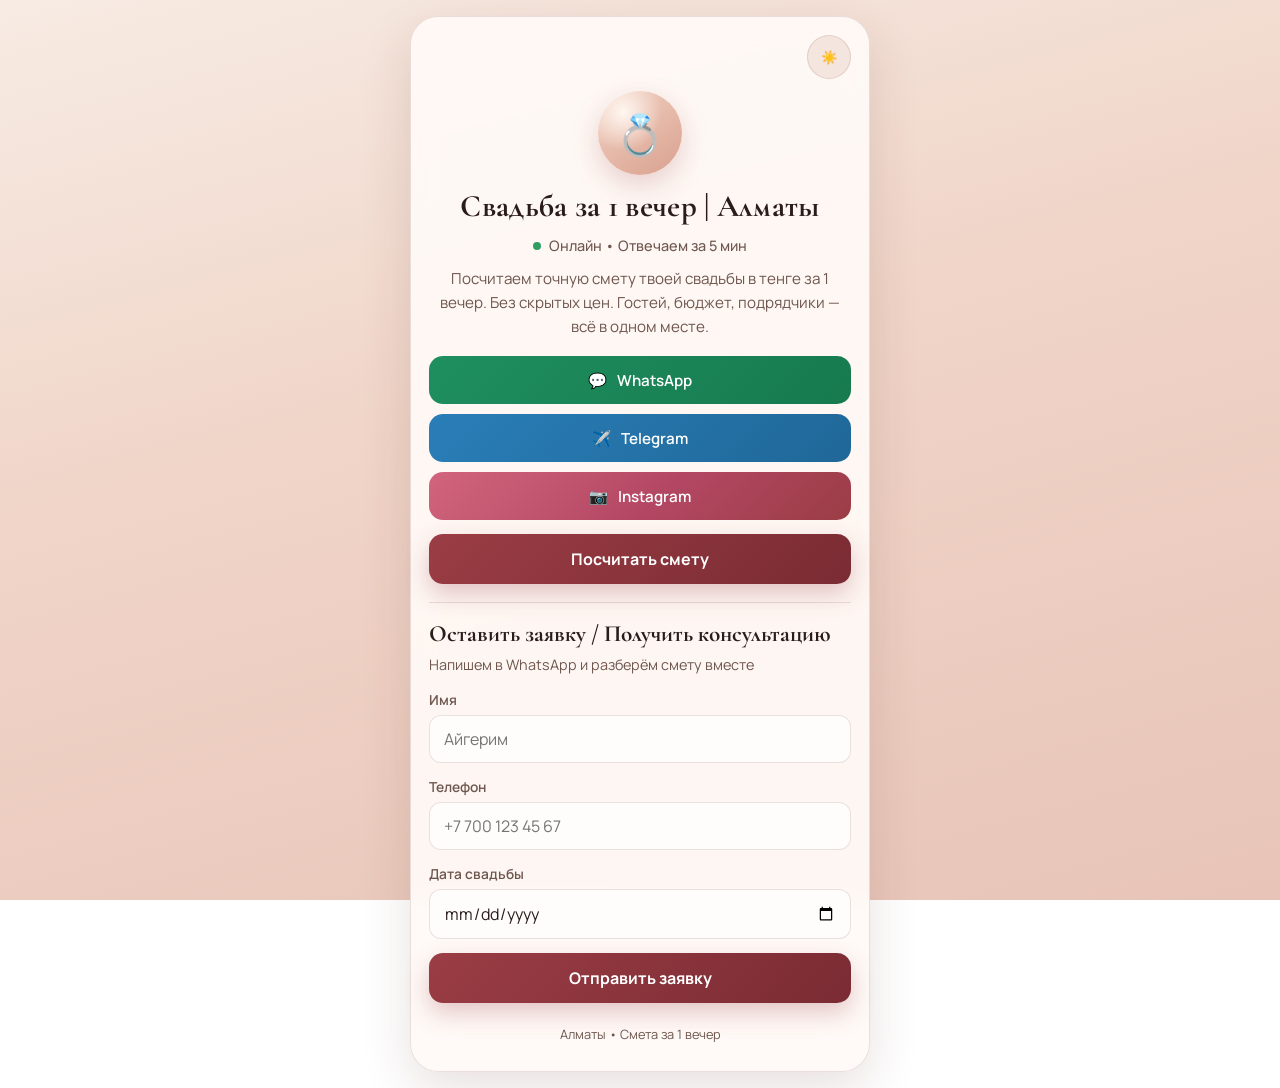
<file: index.html>
<!DOCTYPE html>
<html lang="ru">
<head>
  <meta charset="UTF-8" />
  <meta name="viewport" content="width=device-width, initial-scale=1.0" />
  <title>Свадьба за 1 вечер | Алматы</title>
  <link rel="preconnect" href="https://fonts.googleapis.com" />
  <link rel="preconnect" href="https://fonts.gstatic.com" crossorigin />
  <link href="https://fonts.googleapis.com/css2?family=Cormorant+Garamond:wght@500;600;700&family=Manrope:wght@400;500;600;700&display=swap" rel="stylesheet" />
  <link rel="stylesheet" href="style.css" />
</head>
<body>
  <div class="page">
    <div class="mobile-card" id="app">
      <header class="top-bar">
        <button
          type="button"
          class="theme-toggle"
          id="themeToggle"
          aria-label="Переключить тему"
          title="Светлая / тёмная тема"
        >
          <span class="theme-toggle__icon theme-toggle__icon--sun" aria-hidden="true">☀️</span>
          <span class="theme-toggle__icon theme-toggle__icon--moon" aria-hidden="true">🌙</span>
        </button>
      </header>

      <section class="profile" aria-label="Профиль">
        <div class="profile__avatar" aria-hidden="true">💍</div>
        <h1 class="profile__name">Свадьба за 1 вечер | Алматы</h1>
        <p class="profile__status">
          <span class="status-dot" aria-hidden="true"></span>
          Онлайн • Отвечаем за 5 мин
        </p>
        <p class="profile__bio">
          Посчитаем точную смету твоей свадьбы в тенге за 1 вечер.
          Без скрытых цен. Гостей, бюджет, подрядчики — всё в одном месте.
        </p>
      </section>

      <section class="socials" aria-label="Связаться">
        <a
          class="social-btn social-btn--whatsapp"
          href="https://wa.me/77001234567"
          target="_blank"
          rel="noopener noreferrer"
        >
          <span class="social-btn__icon" aria-hidden="true">💬</span>
          WhatsApp
        </a>
        <a
          class="social-btn social-btn--telegram"
          href="https://t.me/svadba_almaty"
          target="_blank"
          rel="noopener noreferrer"
        >
          <span class="social-btn__icon" aria-hidden="true">✈️</span>
          Telegram
        </a>
        <a
          class="social-btn social-btn--instagram"
          href="https://instagram.com/svadba_almaty"
          target="_blank"
          rel="noopener noreferrer"
        >
          <span class="social-btn__icon" aria-hidden="true">📷</span>
          Instagram
        </a>
      </section>

      <section class="cta-block">
        <button type="button" class="btn btn--primary" id="openCalculator">
          Посчитать смету
        </button>
      </section>

      <section class="calculator" id="calculator" hidden>
        <div class="section-head">
          <h2>Калькулятор сметы</h2>
          <p>Укажи гостей и бюджет — покажем ориентир в тенге</p>
        </div>

        <div class="field">
          <label for="guests">Количество гостей</label>
          <input
            type="number"
            id="guests"
            name="guests"
            min="10"
            max="500"
            step="1"
            value="50"
            inputmode="numeric"
          />
          <input
            type="range"
            id="guestsRange"
            min="10"
            max="300"
            step="5"
            value="50"
            aria-label="Гости ползунком"
          />
        </div>

        <div class="field">
          <label for="budget">Бюджет (тенге)</label>
          <input
            type="number"
            id="budget"
            name="budget"
            min="500000"
            max="50000000"
            step="50000"
            value="3000000"
            inputmode="numeric"
          />
          <div class="budget-chips" role="group" aria-label="Быстрый выбор бюджета">
            <button type="button" class="chip" data-budget="1500000">1,5 млн</button>
            <button type="button" class="chip is-active" data-budget="3000000">3 млн</button>
            <button type="button" class="chip" data-budget="5000000">5 млн</button>
            <button type="button" class="chip" data-budget="10000000">10 млн</button>
          </div>
        </div>

        <button type="button" class="btn btn--secondary" id="calcEstimate">
          Рассчитать
        </button>

        <div class="estimate" id="estimate" hidden>
          <h3>Ориентировочная смета</h3>
          <p class="estimate__total" id="estimateTotal"></p>
          <ul class="estimate__list" id="estimateList"></ul>
          <p class="estimate__note">
            Это черновик. Точную смету под твою дату пришлём после заявки.
          </p>
        </div>
      </section>

      <section class="lead-form-section" aria-label="Заявка">
        <div class="section-head">
          <h2>Оставить заявку / Получить консультацию</h2>
          <p>Напишем в WhatsApp и разберём смету вместе</p>
        </div>

        <form class="lead-form" id="leadForm" novalidate>
          <div class="field">
            <label for="name">Имя</label>
            <input
              type="text"
              id="name"
              name="name"
              placeholder="Айгерим"
              autocomplete="name"
              required
            />
            <span class="field-error" id="nameError" hidden></span>
          </div>

          <div class="field">
            <label for="phone">Телефон</label>
            <input
              type="tel"
              id="phone"
              name="phone"
              placeholder="+7 700 123 45 67"
              autocomplete="tel"
              inputmode="tel"
              required
            />
            <span class="field-error" id="phoneError" hidden></span>
          </div>

          <div class="field">
            <label for="weddingDate">Дата свадьбы</label>
            <input type="date" id="weddingDate" name="weddingDate" required />
            <span class="field-error" id="dateError" hidden></span>
          </div>

          <button type="submit" class="btn btn--primary">Отправить заявку</button>
        </form>
      </section>

      <footer class="footer">
        <p>Алматы • Смета за 1 вечер</p>
      </footer>
    </div>
  </div>

  <div class="toast" id="toast" role="status" aria-live="polite" hidden>
    <div class="toast__card">
      <span class="toast__icon" aria-hidden="true">✨</span>
      <p class="toast__title">Заявка отправлена!</p>
      <p class="toast__text">Мы напишем в WhatsApp в течение 5 минут</p>
      <button type="button" class="btn btn--ghost" id="toastClose">Отлично</button>
    </div>
  </div>

  <script src="script.js"></script>
</body>
</html>
</file>
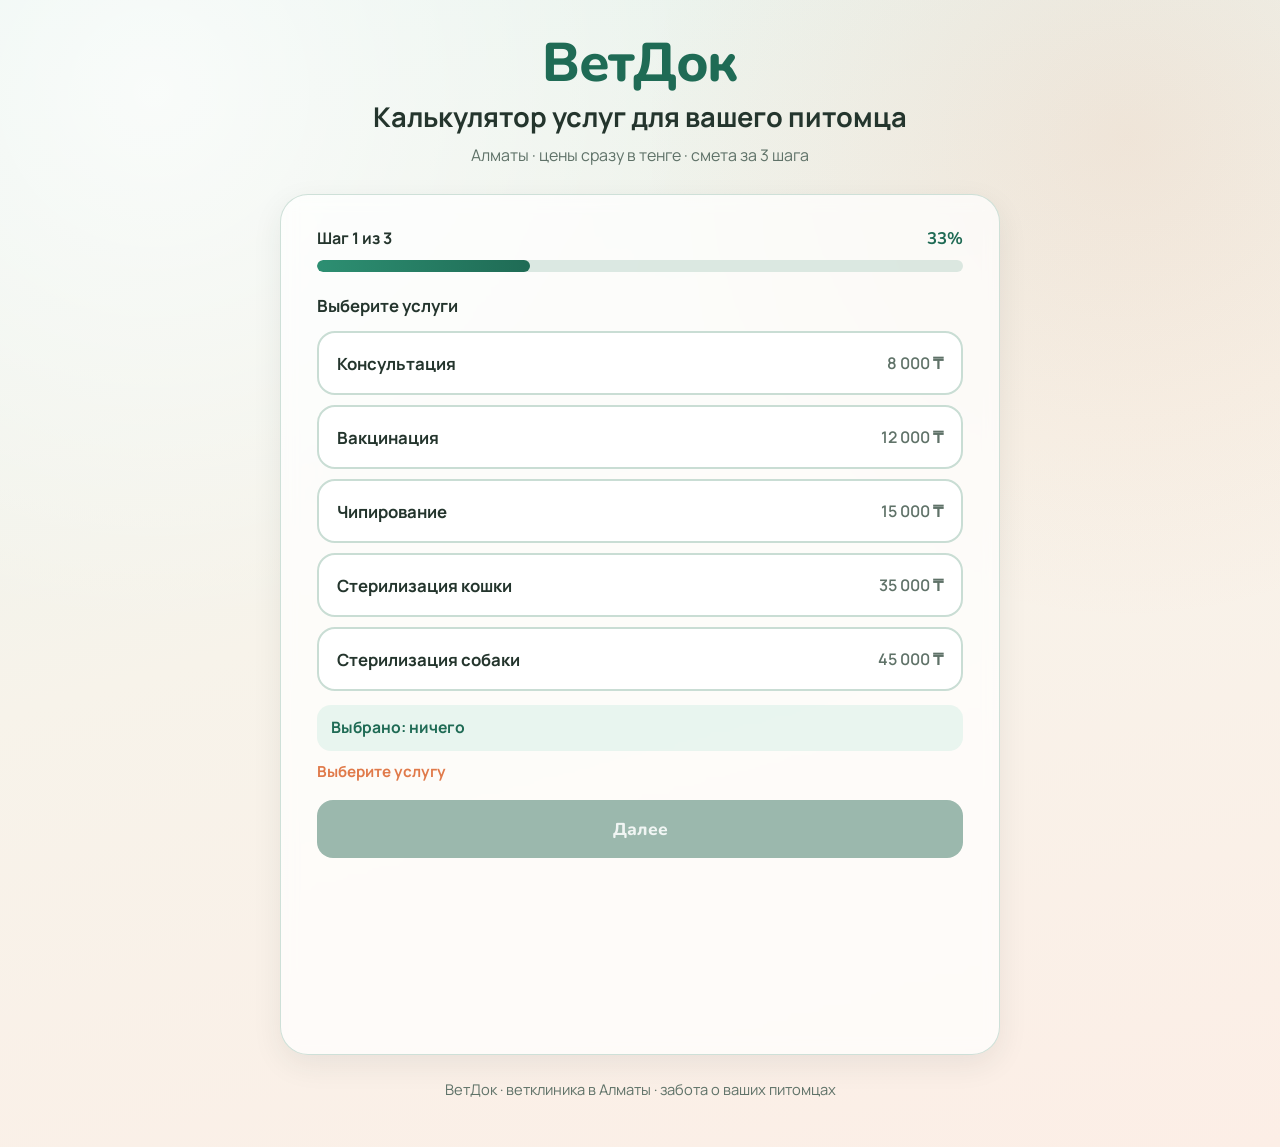
<file: urok3-vetdok/index.html>
<!DOCTYPE html>
<html lang="ru">
<head>
  <meta charset="UTF-8">
  <meta name="viewport" content="width=device-width, initial-scale=1.0">
  <title>ВетДок — Калькулятор услуг | Алматы</title>
  <link rel="preconnect" href="https://fonts.googleapis.com">
  <link rel="preconnect" href="https://fonts.gstatic.com" crossorigin>
  <link href="https://fonts.googleapis.com/css2?family=Manrope:wght@500;600;700;800&family=Nunito:wght@600;700;800&display=swap" rel="stylesheet">
  <link rel="stylesheet" href="style.css">
</head>
<body>
  <div class="page">
    <header class="hero">
      <p class="brand">ВетДок</p>
      <h1>Калькулятор услуг для вашего питомца</h1>
      <p class="subtitle">Алматы · цены сразу в тенге · смета за 3 шага</p>
    </header>

    <main class="calculator" aria-label="Квиз-калькулятор ВетДок">
      <div class="progress" aria-live="polite">
        <div class="progress-top">
          <span id="progressLabel">Шаг 1 из 3</span>
          <span id="progressPercent">33%</span>
        </div>
        <div class="progress-track" aria-hidden="true">
          <div class="progress-fill" id="progressFill"></div>
        </div>
      </div>

      <div class="steps" id="steps">
        <section class="step is-active" data-step="1" id="step1" aria-labelledby="step1Title">
          <h2 id="step1Title">Выберите услуги</h2>
          <div class="options" id="services" role="group" aria-label="Услуги">
            <button type="button" class="option" data-service="8000" data-name="Консультация" aria-pressed="false">
              <span class="option-name">Консультация</span>
              <span class="option-price">8 000 ₸</span>
            </button>
            <button type="button" class="option" data-service="12000" data-name="Вакцинация" aria-pressed="false">
              <span class="option-name">Вакцинация</span>
              <span class="option-price">12 000 ₸</span>
            </button>
            <button type="button" class="option" data-service="15000" data-name="Чипирование" aria-pressed="false">
              <span class="option-name">Чипирование</span>
              <span class="option-price">15 000 ₸</span>
            </button>
            <button type="button" class="option" data-service="35000" data-name="Стерилизация кошки" aria-pressed="false">
              <span class="option-name">Стерилизация кошки</span>
              <span class="option-price">35 000 ₸</span>
            </button>
            <button type="button" class="option" data-service="45000" data-name="Стерилизация собаки" aria-pressed="false">
              <span class="option-name">Стерилизация собаки</span>
              <span class="option-price">45 000 ₸</span>
            </button>
          </div>
          <p class="selected-list" id="selectedList" aria-live="polite">Выбрано: ничего</p>
          <p class="step-hint" id="step1Hint">Выберите услугу</p>
          <div class="nav-row">
            <button type="button" class="nav-btn primary" id="next1" disabled aria-disabled="true">Далее</button>
          </div>
        </section>

        <section class="step" data-step="2" id="step2" aria-labelledby="step2Title" aria-hidden="true">
          <h2 id="step2Title">Вес животного</h2>
          <div class="options weight" id="weights" role="radiogroup" aria-label="Вес">
            <button type="button" class="option selected" data-markup="0" data-weight-label="до 5 кг" aria-pressed="true">
              <span class="option-name">До 5 кг</span>
              <span class="option-price">без наценки</span>
            </button>
            <button type="button" class="option" data-markup="20" data-weight-label="5–15 кг" aria-pressed="false">
              <span class="option-name">5–15 кг</span>
              <span class="option-price">+20%</span>
            </button>
            <button type="button" class="option" data-markup="40" data-weight-label="больше 15 кг" aria-pressed="false">
              <span class="option-name">Больше 15 кг</span>
              <span class="option-price">+40%</span>
            </button>
          </div>
          <div class="nav-row dual">
            <button type="button" class="nav-btn secondary" id="back2">Назад</button>
            <button type="button" class="nav-btn primary" id="next2">Далее</button>
          </div>
        </section>

        <section class="step" data-step="3" id="step3" aria-labelledby="step3Title" aria-hidden="true">
          <h2 id="step3Title">Смета и запись</h2>

          <label class="visit-check">
            <input type="checkbox" id="homeVisit">
            <span class="check-box" aria-hidden="true"></span>
            <span class="visit-text">
              <strong>Нужен выезд на дом</strong>
              <span>+10 000 ₸</span>
            </span>
          </label>

          <section class="total-block" aria-live="polite">
            <p class="total-label">Итоговая цена</p>
            <p class="total-price"><span id="totalPrice">0</span> ₸</p>
            <p class="formula" id="formulaText"></p>
          </section>

          <form class="lead-form" id="leadForm" novalidate>
            <label class="field">
              <span>Имя</span>
              <input type="text" id="clientName" name="name" autocomplete="name" placeholder="Как к вам обращаться" required>
            </label>
            <label class="field">
              <span>Телефон</span>
              <input type="tel" id="clientPhone" name="phone" autocomplete="tel" placeholder="+7 700 000 00 00" required>
            </label>
            <button type="submit" class="nav-btn primary submit-btn" id="whatsappBtn">Получить смету в WhatsApp</button>
          </form>

          <p class="success hidden" id="successMsg" role="status">Спасибо! Смета отправлена в WhatsApp!</p>

          <div class="nav-row">
            <button type="button" class="nav-btn secondary" id="back3">Назад</button>
          </div>
        </section>
      </div>
    </main>

    <footer class="footer">
      <p>ВетДок · ветклиника в Алматы · забота о ваших питомцах</p>
    </footer>
  </div>

  <script src="script.js"></script>
</body>
</html>
</file>
<file: style.css>
:root {
  --font-display: "Cormorant Garamond", Georgia, serif;
  --font-body: "Manrope", "Segoe UI", sans-serif;

  --bg-page: linear-gradient(165deg, #f7ebe3 0%, #f0d5c8 42%, #e8c4b8 100%);
  --bg-card: rgba(255, 250, 247, 0.92);
  --bg-soft: #f4e6df;
  --bg-input: #fffdfb;
  --text: #2a1c1a;
  --text-muted: #6f574f;
  --line: rgba(122, 74, 62, 0.16);
  --accent: #9b3d45;
  --accent-deep: #7a2b33;
  --accent-soft: #f3d4c8;
  --gold: #b8894a;
  --whatsapp: #1f8f5f;
  --telegram: #2a7eb8;
  --instagram: #c44d6a;
  --shadow: 0 18px 50px rgba(90, 42, 36, 0.14);
  --radius: 18px;
  --success: #1f7a4d;
}

[data-theme="dark"] {
  --bg-page: linear-gradient(165deg, #1a1214 0%, #26181c 45%, #321f24 100%);
  --bg-card: rgba(36, 24, 28, 0.94);
  --bg-soft: #322227;
  --bg-input: #2a1c21;
  --text: #f7ebe6;
  --text-muted: #cbb2a8;
  --line: rgba(247, 220, 210, 0.14);
  --accent: #e08a8f;
  --accent-deep: #f0b0b4;
  --accent-soft: #4a3036;
  --gold: #d4ae72;
  --shadow: 0 18px 50px rgba(0, 0, 0, 0.45);
  --success: #6dcea0;
}

*,
*::before,
*::after {
  box-sizing: border-box;
}

html,
body {
  margin: 0;
  min-height: 100%;
}

body {
  font-family: var(--font-body);
  color: var(--text);
  background: var(--bg-page);
  background-attachment: fixed;
  -webkit-font-smoothing: antialiased;
}

.page {
  min-height: 100vh;
  display: flex;
  justify-content: center;
  padding: 16px;
}

.mobile-card {
  width: 100%;
  max-width: 460px;
  background: var(--bg-card);
  backdrop-filter: blur(12px);
  border: 1px solid var(--line);
  border-radius: 28px;
  box-shadow: var(--shadow);
  padding: 18px 18px 28px;
  animation: cardIn 0.55s ease both;
}

@keyframes cardIn {
  from {
    opacity: 0;
    transform: translateY(18px) scale(0.98);
  }
  to {
    opacity: 1;
    transform: translateY(0) scale(1);
  }
}

.top-bar {
  display: flex;
  justify-content: flex-end;
  margin-bottom: 8px;
}

.theme-toggle {
  width: 44px;
  height: 44px;
  border: 1px solid var(--line);
  border-radius: 50%;
  background: var(--bg-soft);
  cursor: pointer;
  display: grid;
  place-items: center;
  transition: transform 0.2s ease, background 0.2s ease;
}

.theme-toggle:hover {
  transform: scale(1.05);
}

.theme-toggle__icon--moon {
  display: none;
}

[data-theme="dark"] .theme-toggle__icon--sun {
  display: none;
}

[data-theme="dark"] .theme-toggle__icon--moon {
  display: inline;
}

.profile {
  text-align: center;
  padding: 4px 6px 18px;
}

.profile__avatar {
  width: 84px;
  height: 84px;
  margin: 0 auto 14px;
  border-radius: 50%;
  display: grid;
  place-items: center;
  font-size: 40px;
  background:
    radial-gradient(circle at 30% 25%, #fff7f1 0%, transparent 45%),
    linear-gradient(145deg, #f2d3c4, #d9a08e);
  box-shadow: 0 10px 28px rgba(155, 61, 69, 0.22);
  animation: pulseSoft 2.8s ease-in-out infinite;
}

[data-theme="dark"] .profile__avatar {
  background:
    radial-gradient(circle at 30% 25%, #5a3a40 0%, transparent 45%),
    linear-gradient(145deg, #4a2d34, #7a4550);
}

@keyframes pulseSoft {
  0%,
  100% {
    transform: scale(1);
  }
  50% {
    transform: scale(1.03);
  }
}

.profile__name {
  margin: 0 0 8px;
  font-family: var(--font-display);
  font-size: clamp(1.55rem, 5.2vw, 1.95rem);
  font-weight: 700;
  line-height: 1.15;
  letter-spacing: 0.01em;
}

.profile__status {
  margin: 0 0 12px;
  display: inline-flex;
  align-items: center;
  gap: 8px;
  color: var(--text-muted);
  font-size: 0.9rem;
  font-weight: 500;
}

.status-dot {
  width: 8px;
  height: 8px;
  border-radius: 50%;
  background: #2f9e62;
  box-shadow: 0 0 0 0 rgba(47, 158, 98, 0.45);
  animation: onlinePulse 1.8s ease infinite;
}

@keyframes onlinePulse {
  0% {
    box-shadow: 0 0 0 0 rgba(47, 158, 98, 0.45);
  }
  70% {
    box-shadow: 0 0 0 8px rgba(47, 158, 98, 0);
  }
  100% {
    box-shadow: 0 0 0 0 rgba(47, 158, 98, 0);
  }
}

.profile__bio {
  margin: 0;
  color: var(--text-muted);
  font-size: 0.95rem;
  line-height: 1.55;
}

.socials {
  display: grid;
  gap: 10px;
  margin-bottom: 14px;
}

.social-btn {
  display: flex;
  align-items: center;
  justify-content: center;
  gap: 10px;
  min-height: 48px;
  padding: 12px 16px;
  border-radius: 14px;
  text-decoration: none;
  color: #fff;
  font-weight: 600;
  font-size: 0.95rem;
  transition: transform 0.18s ease, filter 0.18s ease;
}

.social-btn:hover {
  transform: translateY(-1px);
  filter: brightness(1.05);
}

.social-btn:active {
  transform: translateY(0);
}

.social-btn--whatsapp {
  background: linear-gradient(135deg, #1f8f5f, #167a4e);
}

.social-btn--telegram {
  background: linear-gradient(135deg, #2a7eb8, #1f6798);
}

.social-btn--instagram {
  background: linear-gradient(135deg, #d2657d, #b34763 55%, #9b3d45);
}

.cta-block {
  margin-bottom: 18px;
}

.btn {
  width: 100%;
  min-height: 50px;
  border: none;
  border-radius: 14px;
  font-family: var(--font-body);
  font-size: 1rem;
  font-weight: 700;
  cursor: pointer;
  transition: transform 0.18s ease, opacity 0.18s ease, background 0.2s ease;
}

.btn:hover {
  transform: translateY(-1px);
}

.btn:active {
  transform: translateY(0);
}

.btn--primary {
  color: #fff;
  background: linear-gradient(135deg, var(--accent), var(--accent-deep));
  box-shadow: 0 10px 24px rgba(155, 61, 69, 0.28);
}

.btn--secondary {
  color: var(--text);
  background: var(--accent-soft);
  border: 1px solid var(--line);
}

.btn--ghost {
  color: var(--accent-deep);
  background: transparent;
  border: 1px solid var(--line);
}

.section-head {
  margin-bottom: 14px;
}

.section-head h2 {
  margin: 0 0 6px;
  font-family: var(--font-display);
  font-size: 1.45rem;
  font-weight: 700;
  line-height: 1.2;
}

.section-head p {
  margin: 0;
  color: var(--text-muted);
  font-size: 0.9rem;
  line-height: 1.45;
}

.calculator,
.lead-form-section {
  margin-top: 8px;
  padding-top: 18px;
  border-top: 1px solid var(--line);
}

.calculator {
  animation: reveal 0.35s ease both;
}

@keyframes reveal {
  from {
    opacity: 0;
    transform: translateY(10px);
  }
  to {
    opacity: 1;
    transform: translateY(0);
  }
}

.field {
  margin-bottom: 14px;
}

.field label {
  display: block;
  margin-bottom: 6px;
  font-size: 0.86rem;
  font-weight: 600;
  color: var(--text-muted);
}

.field input[type="text"],
.field input[type="tel"],
.field input[type="number"],
.field input[type="date"] {
  width: 100%;
  min-height: 48px;
  padding: 12px 14px;
  border: 1px solid var(--line);
  border-radius: 12px;
  background: var(--bg-input);
  color: var(--text);
  font-family: var(--font-body);
  font-size: 1rem;
  outline: none;
  transition: border-color 0.2s ease, box-shadow 0.2s ease;
}

.field input:focus {
  border-color: var(--accent);
  box-shadow: 0 0 0 3px rgba(155, 61, 69, 0.15);
}

.field input.is-invalid {
  border-color: #c0392b;
}

.field input[type="range"] {
  width: 100%;
  margin-top: 10px;
  accent-color: var(--accent);
}

.budget-chips {
  display: grid;
  grid-template-columns: repeat(4, 1fr);
  gap: 8px;
  margin-top: 10px;
}

.chip {
  min-height: 36px;
  border: 1px solid var(--line);
  border-radius: 999px;
  background: var(--bg-soft);
  color: var(--text-muted);
  font-family: var(--font-body);
  font-size: 0.78rem;
  font-weight: 600;
  cursor: pointer;
  transition: background 0.2s ease, color 0.2s ease, border-color 0.2s ease;
}

.chip.is-active,
.chip:hover {
  background: var(--accent);
  border-color: var(--accent);
  color: #fff;
}

.field-error {
  display: block;
  margin-top: 6px;
  color: #c0392b;
  font-size: 0.8rem;
}

[data-theme="dark"] .field-error {
  color: #ff8f86;
}

.estimate {
  margin-top: 16px;
  padding: 16px;
  border-radius: var(--radius);
  background: var(--bg-soft);
  border: 1px solid var(--line);
  animation: reveal 0.35s ease both;
}

.estimate h3 {
  margin: 0 0 8px;
  font-family: var(--font-display);
  font-size: 1.25rem;
}

.estimate__total {
  margin: 0 0 12px;
  color: var(--gold);
  font-size: 1.35rem;
  font-weight: 700;
}

.estimate__list {
  margin: 0;
  padding: 0;
  list-style: none;
}

.estimate__list li {
  display: flex;
  justify-content: space-between;
  gap: 12px;
  padding: 8px 0;
  border-bottom: 1px solid var(--line);
  font-size: 0.9rem;
}

.estimate__list li:last-child {
  border-bottom: none;
}

.estimate__list span:last-child {
  font-weight: 600;
  white-space: nowrap;
}

.estimate__note {
  margin: 12px 0 0;
  color: var(--text-muted);
  font-size: 0.82rem;
  line-height: 1.4;
}

.footer {
  margin-top: 22px;
  text-align: center;
}

.footer p {
  margin: 0;
  color: var(--text-muted);
  font-size: 0.8rem;
}

.toast {
  position: fixed;
  inset: 0;
  display: grid;
  place-items: center;
  padding: 20px;
  background: rgba(20, 10, 12, 0.45);
  backdrop-filter: blur(4px);
  z-index: 50;
  animation: fadeIn 0.25s ease both;
}

.toast[hidden] {
  display: none;
}

@keyframes fadeIn {
  from {
    opacity: 0;
  }
  to {
    opacity: 1;
  }
}

.toast__card {
  width: min(100%, 360px);
  padding: 28px 22px 20px;
  border-radius: 22px;
  background: var(--bg-card);
  border: 1px solid var(--line);
  box-shadow: var(--shadow);
  text-align: center;
  animation: cardIn 0.35s ease both;
}

.toast__icon {
  display: inline-grid;
  place-items: center;
  width: 56px;
  height: 56px;
  margin-bottom: 10px;
  border-radius: 50%;
  background: var(--accent-soft);
  font-size: 26px;
}

.toast__title {
  margin: 0 0 8px;
  font-family: var(--font-display);
  font-size: 1.55rem;
  color: var(--success);
}

.toast__text {
  margin: 0 0 18px;
  color: var(--text-muted);
  line-height: 1.45;
}

@media (max-width: 480px) {
  .page {
    padding: 0;
  }

  .mobile-card {
    max-width: 100%;
    min-height: 100vh;
    border-radius: 0;
    border-left: none;
    border-right: none;
  }

  .budget-chips {
    grid-template-columns: repeat(2, 1fr);
  }
}
</file>
<file: urok3-vetdok/style.css>
:root {
  --bg-top: #e8f4ef;
  --bg-mid: #f7f3ea;
  --bg-bottom: #fceee6;
  --ink: #24352d;
  --muted: #5f7268;
  --brand: #1f6b55;
  --brand-soft: #d7efe6;
  --accent: #e07a4a;
  --accent-soft: #ffe4d6;
  --line: #c9ddd4;
  --white: #ffffff;
  --success: #1f6b55;
  --shadow: 0 10px 30px rgba(36, 53, 45, 0.08);
  --radius: 18px;
}

*,
*::before,
*::after {
  box-sizing: border-box;
}

html {
  scroll-behavior: smooth;
}

body {
  margin: 0;
  min-height: 100vh;
  font-family: "Manrope", sans-serif;
  color: var(--ink);
  background:
    radial-gradient(circle at 12% 8%, rgba(255, 255, 255, 0.7), transparent 35%),
    radial-gradient(circle at 88% 12%, rgba(224, 122, 74, 0.12), transparent 32%),
    linear-gradient(165deg, var(--bg-top), var(--bg-mid) 48%, var(--bg-bottom));
}

.page {
  width: min(720px, calc(100% - 32px));
  margin: 0 auto;
  padding: 36px 0 48px;
}

.hero {
  text-align: center;
  margin-bottom: 28px;
  animation: fadeUp 0.55s ease both;
}

.brand {
  margin: 0 0 10px;
  font-family: "Nunito", sans-serif;
  font-size: clamp(2.4rem, 7vw, 3.4rem);
  font-weight: 800;
  letter-spacing: -0.03em;
  color: var(--brand);
  line-height: 1;
}

.hero h1 {
  margin: 0 0 10px;
  font-size: clamp(1.25rem, 3.6vw, 1.7rem);
  font-weight: 700;
  line-height: 1.25;
}

.subtitle {
  margin: 0;
  color: var(--muted);
  font-size: 1rem;
}

.calculator {
  background: rgba(255, 255, 255, 0.72);
  border: 1px solid rgba(201, 221, 212, 0.9);
  border-radius: 28px;
  padding: 28px 24px 32px;
  box-shadow: var(--shadow);
  backdrop-filter: blur(8px);
  animation: fadeUp 0.65s ease 0.08s both;
}

.progress {
  margin-bottom: 22px;
}

.progress-top {
  display: flex;
  justify-content: space-between;
  align-items: baseline;
  gap: 12px;
  margin-bottom: 10px;
  font-weight: 700;
}

#progressLabel {
  color: var(--ink);
}

#progressPercent {
  color: var(--brand);
  font-family: "Nunito", sans-serif;
  font-size: 1.05rem;
}

.progress-track {
  height: 12px;
  border-radius: 999px;
  background: rgba(201, 221, 212, 0.65);
  overflow: hidden;
}

.progress-fill {
  height: 100%;
  width: 33%;
  border-radius: inherit;
  background: linear-gradient(90deg, #2d8f72, var(--brand));
  transition: width 0.45s ease;
}

.steps {
  display: grid;
}

.step {
  grid-area: 1 / 1;
  opacity: 0;
  visibility: hidden;
  pointer-events: none;
  transform: translateX(0);
  transition:
    opacity 0.35s ease,
    transform 0.35s ease,
    visibility 0.35s ease;
}

.step.is-active {
  opacity: 1;
  visibility: visible;
  pointer-events: auto;
  transform: translateX(0);
  z-index: 1;
}

.step.from-right {
  transform: translateX(24px);
}

.step.from-left {
  transform: translateX(-24px);
}

.step.to-left {
  opacity: 0;
  visibility: hidden;
  transform: translateX(-24px);
}

.step.to-right {
  opacity: 0;
  visibility: hidden;
  transform: translateX(24px);
}

.step h2 {
  margin: 0 0 14px;
  font-size: 1.05rem;
  font-weight: 700;
}

.options {
  display: grid;
  gap: 10px;
}

.option {
  display: flex;
  align-items: center;
  justify-content: space-between;
  gap: 12px;
  width: 100%;
  min-height: 64px;
  padding: 14px 18px;
  border: 2px solid var(--line);
  border-radius: var(--radius);
  background: var(--white);
  color: var(--ink);
  font: inherit;
  text-align: left;
  cursor: pointer;
  transition: border-color 0.2s ease, background 0.2s ease, transform 0.15s ease;
}

.option:hover {
  border-color: #9ec9b8;
  transform: translateY(-1px);
}

.option:focus-visible {
  outline: 3px solid #8ec9b3;
  outline-offset: 2px;
}

.option.selected {
  border-color: var(--brand);
  background: var(--brand-soft);
}

.option-name {
  font-weight: 700;
  font-size: 1.05rem;
}

.option-price {
  color: var(--muted);
  font-weight: 600;
  white-space: nowrap;
}

.option.selected .option-price {
  color: var(--brand);
}

.selected-list {
  margin: 14px 0 0;
  padding: 12px 14px;
  border-radius: 14px;
  background: rgba(215, 239, 230, 0.55);
  color: var(--brand);
  font-weight: 700;
  font-size: 0.98rem;
  line-height: 1.4;
}

.step-hint {
  margin: 10px 0 0;
  color: var(--accent);
  font-weight: 700;
  font-size: 0.95rem;
  min-height: 1.3em;
}

.step-hint.hidden {
  visibility: hidden;
}

.weight {
  grid-template-columns: 1fr;
}

.visit-check {
  display: flex;
  align-items: center;
  gap: 14px;
  min-height: 72px;
  margin-bottom: 18px;
  padding: 14px 18px;
  border: 2px solid var(--line);
  border-radius: var(--radius);
  background: var(--accent-soft);
  cursor: pointer;
  transition: border-color 0.2s ease;
}

.visit-check:has(input:checked) {
  border-color: var(--accent);
}

.visit-check input {
  position: absolute;
  opacity: 0;
  pointer-events: none;
}

.check-box {
  flex: 0 0 28px;
  width: 28px;
  height: 28px;
  border: 2px solid #d89a7a;
  border-radius: 8px;
  background: var(--white);
  position: relative;
}

.visit-check input:checked + .check-box {
  background: var(--accent);
  border-color: var(--accent);
}

.visit-check input:checked + .check-box::after {
  content: "";
  position: absolute;
  left: 8px;
  top: 3px;
  width: 7px;
  height: 13px;
  border: solid white;
  border-width: 0 3px 3px 0;
  transform: rotate(45deg);
}

.visit-text {
  display: flex;
  flex-direction: column;
  gap: 2px;
}

.visit-text strong {
  font-size: 1.05rem;
}

.visit-text span {
  color: var(--muted);
  font-weight: 600;
}

.total-block {
  margin: 0 0 20px;
  padding: 22px 20px;
  border-radius: 22px;
  background: linear-gradient(135deg, #dff3ea, #fff6ef);
  text-align: center;
}

.total-label {
  margin: 0 0 6px;
  color: var(--muted);
  font-weight: 600;
}

.total-price {
  margin: 0;
  font-family: "Nunito", sans-serif;
  font-size: clamp(2.2rem, 8vw, 3rem);
  font-weight: 800;
  color: var(--brand);
  letter-spacing: -0.02em;
  line-height: 1.1;
}

.formula {
  margin: 12px 0 0;
  min-height: 2.7em;
  color: var(--muted);
  font-size: 0.88rem;
  font-weight: 600;
  line-height: 1.45;
}

.lead-form {
  display: grid;
  gap: 12px;
  margin-bottom: 14px;
}

.field {
  display: grid;
  gap: 6px;
  font-weight: 700;
  font-size: 0.95rem;
}

.field input {
  width: 100%;
  min-height: 54px;
  padding: 12px 16px;
  border: 2px solid var(--line);
  border-radius: 16px;
  background: var(--white);
  color: var(--ink);
  font: inherit;
  font-weight: 600;
  transition: border-color 0.2s ease;
}

.field input::placeholder {
  color: #8a9b93;
  font-weight: 500;
}

.field input:focus {
  outline: none;
  border-color: var(--brand);
}

.field input.is-invalid {
  border-color: #d46a4c;
}

.nav-row {
  display: grid;
  gap: 10px;
  margin-top: 18px;
}

.nav-row.dual {
  grid-template-columns: 1fr 1fr;
}

.nav-btn {
  min-height: 58px;
  border-radius: 16px;
  font-family: "Nunito", sans-serif;
  font-size: 1.08rem;
  font-weight: 800;
  cursor: pointer;
  transition: background 0.2s ease, border-color 0.2s ease, color 0.2s ease, transform 0.15s ease;
}

.nav-btn.primary {
  border: none;
  background: var(--brand);
  color: white;
}

.nav-btn.primary:hover:not(:disabled) {
  background: #185643;
  transform: translateY(-1px);
}

.nav-btn.primary:disabled {
  background: #9bb8ad;
  color: rgba(255, 255, 255, 0.85);
  cursor: not-allowed;
  transform: none;
}

.nav-btn.secondary {
  border: 2px solid var(--line);
  background: var(--white);
  color: var(--muted);
}

.nav-btn.secondary:hover {
  border-color: #9ec9b8;
  color: var(--brand);
  background: var(--brand-soft);
}

.nav-btn:focus-visible {
  outline: 3px solid #8ec9b3;
  outline-offset: 2px;
}

.submit-btn {
  width: 100%;
  min-height: 64px;
  font-size: 1.12rem;
}

.success {
  margin: 0 0 8px;
  padding: 16px;
  min-height: 54px;
  border-radius: 14px;
  background: var(--brand-soft);
  color: var(--success);
  text-align: center;
  font-weight: 700;
  font-size: 1.05rem;
  transition: opacity 0.25s ease, visibility 0.25s ease;
}

.success.hidden {
  visibility: hidden;
  opacity: 0;
  background: transparent;
}

.footer {
  margin-top: 24px;
  text-align: center;
  color: var(--muted);
  font-size: 0.92rem;
  animation: fadeUp 0.7s ease 0.16s both;
}

.footer p {
  margin: 0;
}

@keyframes fadeUp {
  from {
    opacity: 0;
    transform: translateY(12px);
  }
  to {
    opacity: 1;
    transform: translateY(0);
  }
}

@media (min-width: 640px) {
  .calculator {
    padding: 32px 36px 36px;
  }

  .weight {
    grid-template-columns: repeat(3, 1fr);
  }

  .weight .option {
    flex-direction: column;
    align-items: flex-start;
    justify-content: center;
    min-height: 90px;
  }
}

@media (max-width: 420px) {
  .page {
    width: calc(100% - 20px);
    padding-top: 24px;
  }

  .calculator {
    padding: 22px 16px 26px;
  }

  .option {
    min-height: 58px;
    padding: 12px 14px;
  }

  .option-name {
    font-size: 0.98rem;
  }

  .nav-row.dual {
    grid-template-columns: 1fr;
  }
}

@media (prefers-reduced-motion: reduce) {
  .step,
  .progress-fill,
  .option,
  .nav-btn {
    transition: none;
  }
}
</file>
